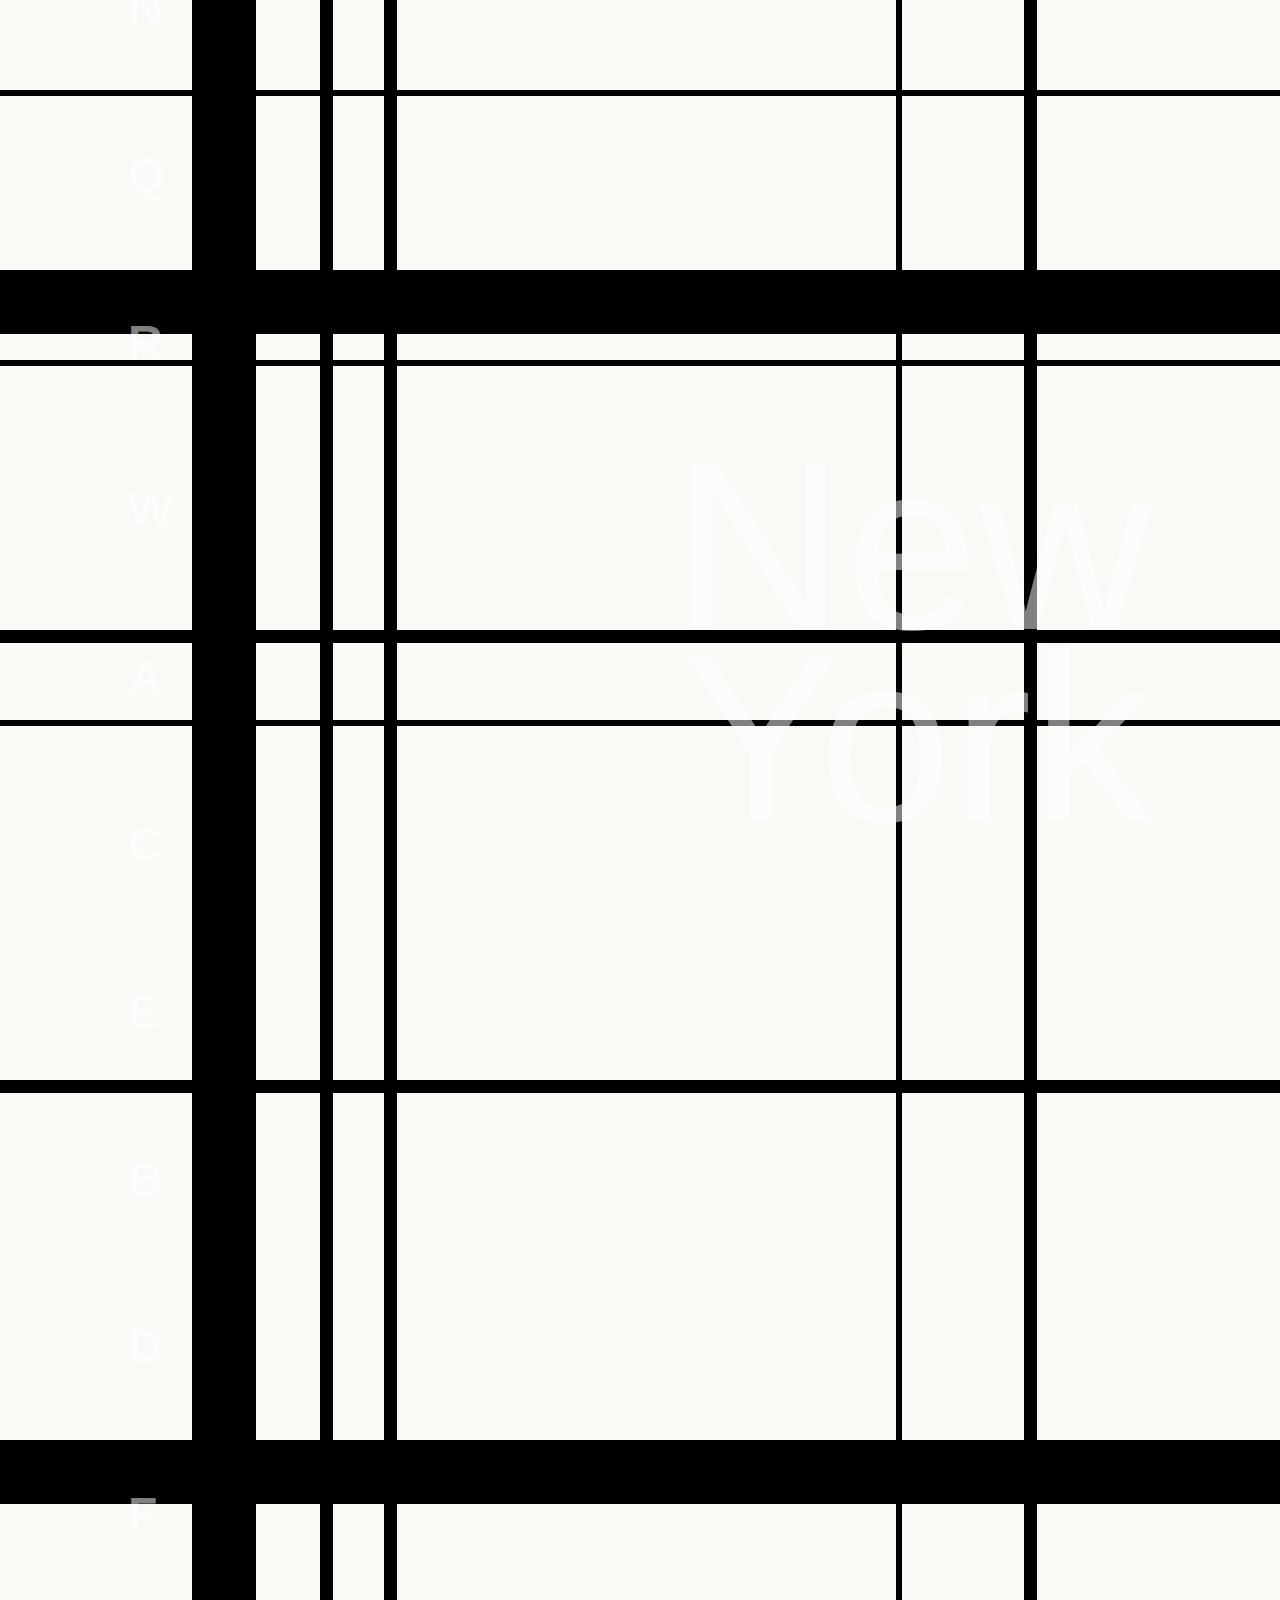
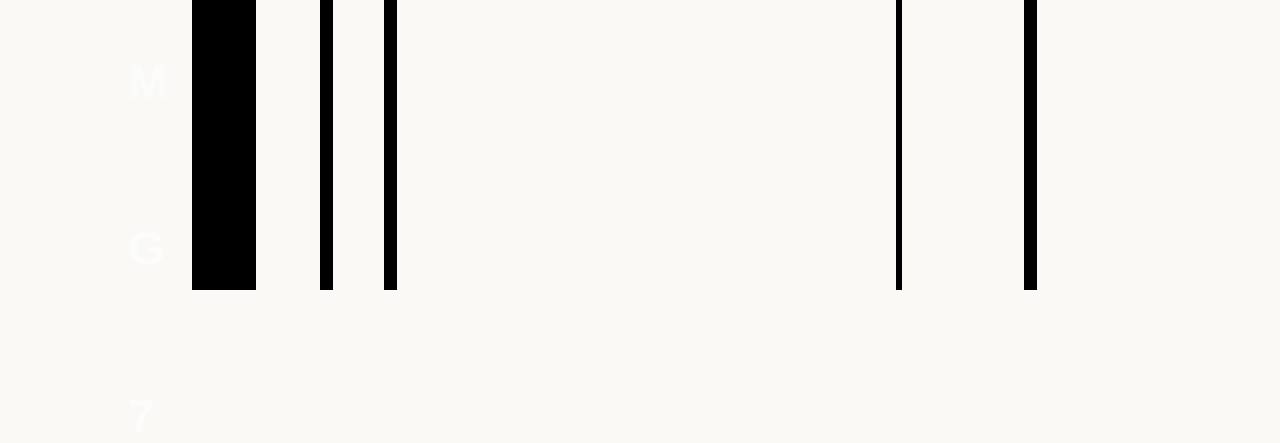
<file: week2/index.html>
<!DOCTYPE html>
<html lang="en">

<head>
    <meta charset="UTF-8">
    <meta name="viewport" content="width=device-width, initial-scale=1.0">
    <title>swiss poster design</title>
    <link rel="stylesheet" href="style.css">

</head>

<body>
    <!-- <div id="gridContainerMain" class="gridContainer">
        <div id="grid1" class="grid"></div>
        <div id="grid2" class="grid"></div>
        <div id="grid3" class="grid"></div>
        <div id="grid4" class="grid"></div>
        <div id="grid5" class="grid"></div>
        <div id="grid6" class="grid"></div>
        <div id="grid7" class="grid"></div>
        <div id="grid8" class="grid"></div>
        <div id="grid9" class="grid"></div>
        <div id="grid10" class="grid"></div>
    </div> -->

    <div class="verticalLine line thick" id="line1"></div>
    <div class="verticalLine line med" id="line2"></div>
    <div class="verticalLine line med" id="line3"></div>
    <div class="verticalLine line thin" id="line4"></div>
    <div class="verticalLine line med" id="line12"></div>
    <div class="horizontalLine line thick" id="line5"></div>
    <div class="horizontalLine line thin" id="line6"></div>
    <div class="horizontalLine line med" id="line7"></div>
    <div class="horizontalLine line thin" id="line8"></div>
    <div class="horizontalLine line thin" id="line9"></div>
    <div class="horizontalLine line med" id="line10"></div>
    <div class="horizontalLine line thick" id="line11"></div>

    <div id="NYC">New York</div>
    <div id="trainContainer">
        <div class="trainNames">N</div>
        <div class="trainNames">Q</div>
        <div class="trainNames">R</div>
        <div class="trainNames">W</div>
        <div class="trainNames">A</div>
        <div class="trainNames">C</div>
        <div class="trainNames">E</div>
        <div class="trainNames">B</div>
        <div class="trainNames">D</div>
        <div class="trainNames">F</div>
        <div class="trainNames">M</div>
        <div class="trainNames">G</div>
        <div class="trainNames">7</div>
    </div>
</body>
<script src="script.js"></script>

</html>
</file>
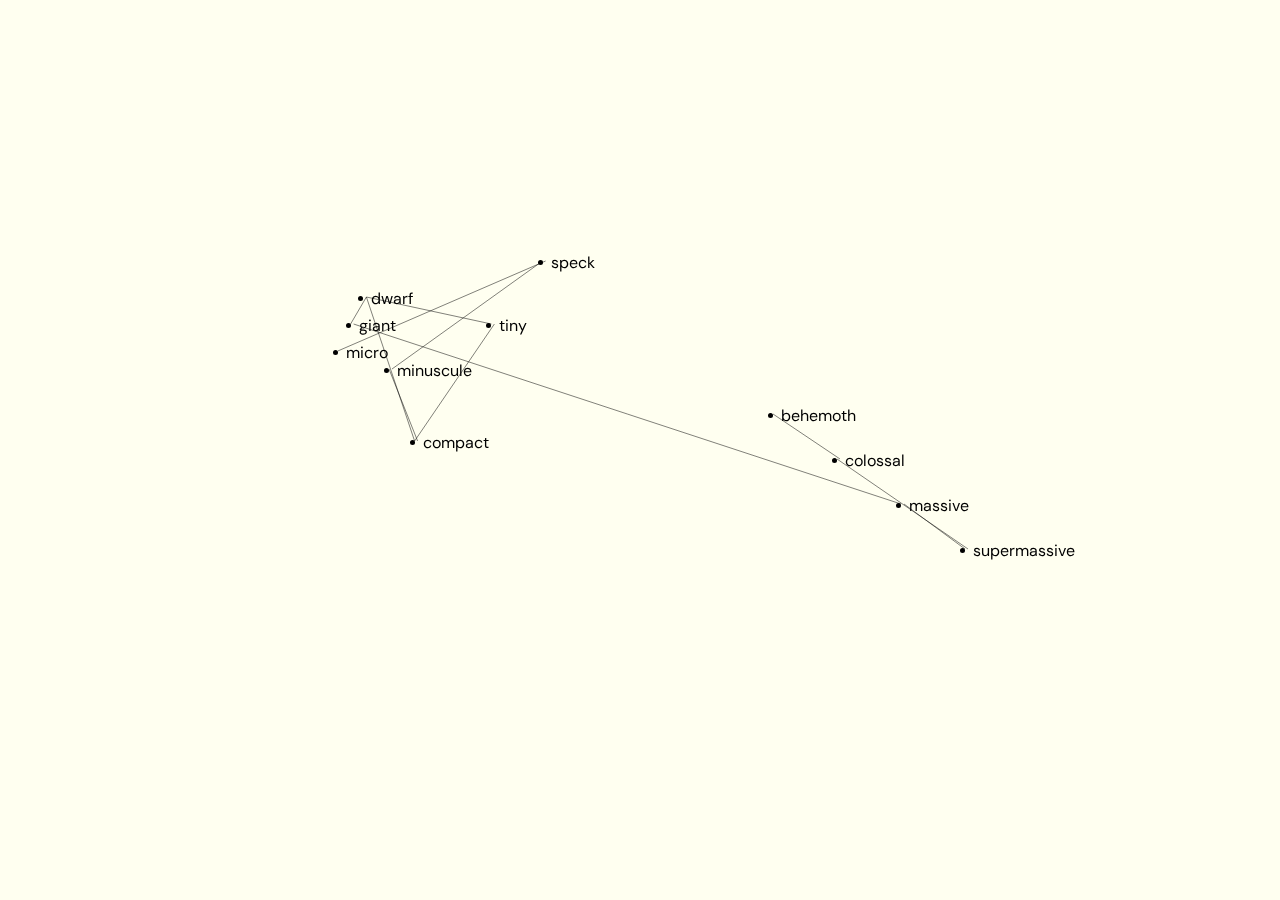
<file: week3/index.html>
<!DOCTYPE html>
<html lang="en">

<head>
    <meta charset="UTF-8">
    <meta name="viewport" content="width=device-width, initial-scale=1.0">
    <meta http-equiv="X-UA-Compatible" content="ie=edge">
    <title>api sketch</title>
    <link rel="stylesheet" href="./style.css">
    <link rel="preconnect" href="https://fonts.googleapis.com">
    <link rel="preconnect" href="https://fonts.gstatic.com" crossorigin>
    <link
        href="https://fonts.googleapis.com/css2?family=DM+Sans:ital,opsz,wght@0,9..40,100..1000;1,9..40,100..1000&display=swap"
        rel="stylesheet">
</head>

<body>
    <canvas id="canvas" width=300 height=300></canvas>

    <div id="dwarf" class="size">
        <div class="dot"></div>
        <div class="name">dwarf</div>
    </div>
    <div id="behemoth" class="size">
        <div class="dot"></div>
        <div class="name">behemoth</div>
    </div>
    <div id="tiny" class="size">
        <div class="dot"></div>
        <div class="name">tiny</div>
    </div>
    <div id="massive" class="size">
        <div class="dot"></div>
        <div class="name">massive</div>
    </div>
    <div id="compact" class="size">
        <div class="dot"></div>
        <div class="name">compact</div>
    </div>
    <div id="giant" class="size">
        <div class="dot"></div>
        <div class="name">giant</div>
    </div>
    <div id="minuscule" class="size">
        <div class="dot"></div>
        <div class="name">minuscule</div>
    </div>
    <div id="colossal" class="size">
        <div class="dot"></div>
        <div class="name">colossal</div>
    </div>
    <div id="speck" class="size">
        <div class="dot"></div>
        <div class="name">speck</div>
    </div>
    <div id="supermassive" class="size">
        <div class="dot"></div>
        <div class="name">supermassive</div>
    </div>
    <div id="micro" class="size">
        <div class="dot"></div>
        <div class="name">micro</div>
    </div>
    <script src="./script.js"></script>
</body>

</html>
</file>
<file: week2/style.css>
* {
    margin: 0;
    padding: 0;
    font-family: Helvetica, Arial, sans-serif
}

body {
    margin: 0;
    padding: 0;
    height: 200vh;
    width: 100%;
    overflow-y: scroll;
    overflow-x: hidden;
    background-color: #FAF9F6;
}

::-webkit-scrollbar {
    display: none;
}

#NYC {
    position: fixed;
    width: 50vw;
    top: 50%;
    left: 40%;
    font-size: 15rem;
    pointer-events: none;
    line-height: 12rem;
    text-align: end;
}

#NYC,
.trainNames {
    opacity: 0.5;
    color: white;
}

#trainContainer {
    display: flex;
    flex-direction: column;
    justify-content: space-between;
    position: absolute;
    left: 10%;
    height: 225vh;
}

.trainNames {
    font-size: 3rem;
    pointer-events: none;
    line-height: 1rem;
    text-align: start;
    height: fit-content;
    font-weight: bold;
}

.line {
    position: absolute;
    transition: all 0.8s cubic-bezier(0.25, 1.5, 0.5, 1);
    /* used AI to figure out a "natural" looking bounce*/
}

.verticalLine {
    height: 210vh;
    background-color: black;
    /* transition: left 3s ease-in-out; */
}

.verticalLine.thick {
    width: 5vw;
}

.verticalLine.med {
    width: 1vw;
}

.verticalLine.thin {
    width: 0.5vw;
}

.horizontalLine {
    width: 100%;
    background-color: black;
    /* transition: top 3s ease-in-out; */

}

.horizontalLine.thick {
    height: 5vw;
}

.horizontalLine.med {
    height: 1vw;
}

.horizontalLine.thin {
    height: 0.5vw;
}


.hoverLine {
    position: absolute;
    /* background-color: #0039A6; */
    opacity: 0.5;
    z-index: -1;
}


#line1 {
    left: 15%;
    top: 0;

}

#line2 {
    left: 25%;
    top: 0;

}

#line3 {
    left: 30%;
    top: 0;

}

#line4 {
    left: 70%;
    top: 0;

}

#line5 {
    top: 30%;
    left: 0;

}

#line6 {
    top: 40%;
    left: 0;

}

#line7 {
    top: 70%;
    left: 0;

}

#line8 {
    top: 80%;
    left: 0;

}

#line9 {
    top: 10%;
    left: 0;

}

#line10 {
    top: 120%;
    left: 0;

}

#line11 {
    top: 160%;
    left: 0;

}

#line12 {
    top: 0;
    left: 80%;
}

.gridContainer {
    display: grid;
    grid-template-columns: repeat(auto-fit, minmax(100px, 1fr));
    grid-template-rows: repeat(auto-fit, minmax(100px, 1fr));
    height: 100vh;

}

.grid {
    border: 1px solid black;
}

#grid1 {
    grid-column: span 2;
    grid-row: span 1;
}

#grid2 {
    grid-column: span 1;
    grid-row: span 4;
}

#grid3 {
    grid-column: span 3;
    grid-row: span 1;
}

#grid4 {
    grid-column: span 1;
    grid-row: span 3;
}

#grid5 {
    grid-column: span 2;
    grid-row: span 2;
}

#grid6 {
    grid-column: span 1;
    grid-row: span 2;
}

#grid7 {
    grid-column: span 2;
    grid-row: span 1;
}

#grid8 {
    grid-column: span 1;
    grid-row: span 1;
}

#grid9 {
    grid-column: span 3;
    grid-row: span 3;
}

#grid10 {
    grid-column: span 1;
    grid-row: span 4;
}
</file>
<file: week3/style.css>
body {
    background-color: ivory;
    margin: 0;
    padding: 0;
    font-family: "DM Sans", sans-serif;
    overflow: hidden;

    /* background-position: center; */
    background-repeat: no-repeat;
    background-size: cover;

    width: 100%;
    height: 100%;
}

#canvas {
    position: absolute;
    width: 100%;
    height: 100%;
    z-index: -1;
}

.size {
    position: absolute;
    width: fit-content;
    height: auto;

    display: flex;
    align-items: center;
    justify-content: center;
    gap: 8px;
}

.name {
    user-select: none;
}

.dot {
    width: 5px;
    height: 5px;
    background-color: black;
    border-radius: 50px;
}

#dwarf {
    top: 32%;
    left: 28%;
}

#behemoth {
    top: 45%;
    left: 60%;
}

#tiny {
    top: 35%;
    left: 38%;
}

#massive {
    top: 55%;
    left: 70%;
}

#compact {
    top: 48%;
    left: 32%;
}

#giant {
    top: 35%;
    left: 27%;
}

#minuscule {
    top: 40%;
    left: 30%;
}

#colossal {
    top: 50%;
    left: 65%;
}

#speck {
    top: 28%;
    left: 42%;
}

#supermassive {
    top: 60%;
    left: 75%;
}

#micro {
    top: 38%;
    left: 26%;
}
</file>
